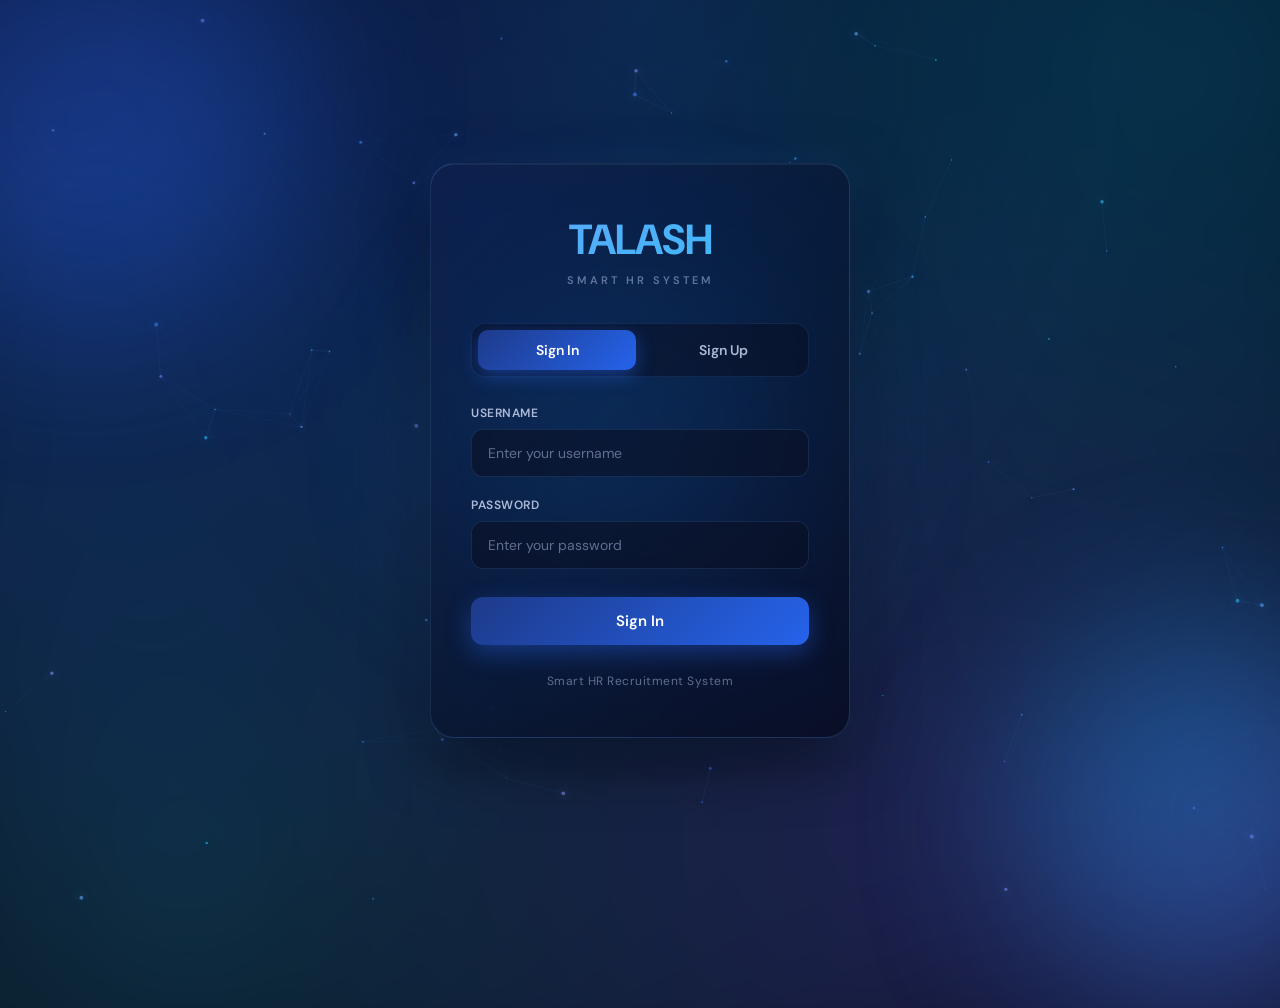
<file: login.html>
<!DOCTYPE html>
<html lang="en">
<head>
<meta charset="UTF-8">
<meta name="viewport" content="width=device-width, initial-scale=1.0">
<title>Login — TALASH</title>
<link rel="preconnect" href="https://fonts.googleapis.com">
<link href="https://fonts.googleapis.com/css2?family=DM+Sans:wght@300;400;500;600;700&display=swap" rel="stylesheet">
<style>
:root{
  --bg-primary:#03060f;
  --bg-secondary:#0a1024;
  --accent-1:#1e3a8a;
  --accent-2:#2563eb;
  --accent-3:#0ea5e9;
  --accent-4:#38bdf8;
  --text-primary:#f1f5fb;
  --text-secondary:rgba(220,230,255,0.78);
  --text-muted:rgba(180,200,235,0.5);
  --error:#f87171;
  --success:#22d3ee;
}
*{margin:0;padding:0;box-sizing:border-box}
html,body{height:100%}
body{
  font-family:'DM Sans',-apple-system,BlinkMacSystemFont,'Segoe UI',sans-serif;
  background:radial-gradient(ellipse at top,#0a1733 0%,#03060f 60%) fixed,#03060f;
  color:var(--text-primary);
  min-height:100vh;display:flex;align-items:center;justify-content:center;
  position:relative;overflow:hidden;
}

/* live aurora layer */
body::before{
  content:'';position:fixed;inset:-20%;
  background:
    radial-gradient(circle at 20% 30%,rgba(37,99,235,.35) 0%,transparent 45%),
    radial-gradient(circle at 80% 20%,rgba(14,165,233,.28) 0%,transparent 45%),
    radial-gradient(circle at 70% 80%,rgba(99,102,241,.30) 0%,transparent 45%),
    radial-gradient(circle at 25% 85%,rgba(56,189,248,.22) 0%,transparent 45%);
  filter:blur(40px);
  animation:aurora 20s ease-in-out infinite alternate;
  z-index:0;
}
@keyframes aurora{
  0%{transform:translate3d(0,0,0) scale(1)}
  50%{transform:translate3d(2%,-2%,0) scale(1.1)}
  100%{transform:translate3d(-2%,3%,0) scale(1.05)}
}

#bgCanvas{position:fixed;inset:0;z-index:0;pointer-events:none;opacity:.6}

.orb{position:absolute;border-radius:50%;filter:blur(90px);opacity:.45;z-index:0;animation:floatOrb 14s ease-in-out infinite alternate}
.orb1{width:420px;height:420px;background:linear-gradient(135deg,#1e3a8a,#2563eb);top:-12%;left:-10%}
.orb2{width:380px;height:380px;background:linear-gradient(135deg,#0ea5e9,#6366f1);bottom:-12%;right:-10%;animation-delay:-5s}
.orb3{width:320px;height:320px;background:linear-gradient(135deg,#38bdf8,#1e3a8a);top:50%;left:50%;transform:translate(-50%,-50%);animation-delay:-9s}
@keyframes floatOrb{
  from{transform:translate(0,0) scale(1)}
  to{transform:translate(40px,-30px) scale(1.08)}
}

.login-container{position:relative;z-index:2;width:100%;max-width:460px;padding:20px;
  animation:rise .8s cubic-bezier(.22,1,.36,1) both}
@keyframes rise{from{opacity:0;transform:translateY(24px)}to{opacity:1;transform:translateY(0)}}

.glass-card{
  background:linear-gradient(135deg,rgba(20,32,70,.55),rgba(3,6,15,.65));
  -webkit-backdrop-filter:blur(24px) saturate(140%);
  backdrop-filter:blur(24px) saturate(140%);
  border:1px solid rgba(96,165,250,.18);
  border-radius:24px;padding:48px 40px;
  box-shadow:0 20px 60px rgba(0,0,0,.55),0 0 40px rgba(59,130,246,.18),inset 0 1px 0 rgba(255,255,255,.06);
  position:relative;overflow:hidden;
}
.glass-card::before{
  content:'';position:absolute;inset:-1px;border-radius:24px;padding:1px;
  background:linear-gradient(135deg,rgba(96,165,250,.45),transparent 40%,transparent 60%,rgba(56,189,248,.45));
  -webkit-mask:linear-gradient(#000 0 0) content-box,linear-gradient(#000 0 0);
  -webkit-mask-composite:xor;mask-composite:exclude;
  pointer-events:none;opacity:.6;
}

.logo-section{text-align:center;margin-bottom:36px}
.logo{
  font-size:42px;font-weight:700;letter-spacing:-1px;
  background:linear-gradient(135deg,#60a5fa,#38bdf8 50%,#818cf8);
  background-size:200% 200%;
  -webkit-background-clip:text;background-clip:text;-webkit-text-fill-color:transparent;
  animation:shimmer 5s ease-in-out infinite;
}
@keyframes shimmer{0%,100%{background-position:0 50%}50%{background-position:100% 50%}}
.logo-subtitle{font-size:11px;color:var(--text-muted);text-transform:uppercase;letter-spacing:3px;margin-top:6px;font-weight:600}

.tabs{display:flex;gap:8px;margin-bottom:28px;background:rgba(10,16,36,.55);padding:6px;border-radius:14px;border:1px solid rgba(96,165,250,.12)}
.tab{
  flex:1;padding:11px;background:transparent;border:none;color:var(--text-secondary);
  font-family:inherit;font-size:14px;font-weight:600;cursor:pointer;border-radius:10px;
  transition:all .35s cubic-bezier(.22,1,.36,1);
}
.tab:hover{color:var(--text-primary)}
.tab.active{
  background:linear-gradient(135deg,#1e3a8a,#2563eb);
  color:#fff;box-shadow:0 6px 18px rgba(37,99,235,.45);
}

.form-section{display:none;animation:fadeIn .4s ease}
.form-section.active{display:block}
@keyframes fadeIn{from{opacity:0;transform:translateY(8px)}to{opacity:1;transform:translateY(0)}}

.input-group{margin-bottom:20px}
.input-label{display:block;font-size:12px;font-weight:600;color:var(--text-secondary);margin-bottom:8px;text-transform:uppercase;letter-spacing:.5px}
.input-field{
  width:100%;padding:14px 16px;background:rgba(10,16,36,.6);
  border:1px solid rgba(96,165,250,.15);border-radius:12px;
  color:var(--text-primary);font-size:14px;font-family:inherit;
  transition:all .3s ease;
}
.input-field::placeholder{color:var(--text-muted)}
.input-field:focus{
  outline:none;border-color:#3b82f6;
  background:rgba(10,16,36,.85);
  box-shadow:0 0 0 4px rgba(59,130,246,.18),0 0 24px rgba(59,130,246,.25);
}

.btn-submit{
  width:100%;padding:14px;margin-top:8px;
  background:linear-gradient(135deg,#1e3a8a 0%,#2563eb 50%,#38bdf8 100%);
  background-size:200% 200%;
  border:none;border-radius:12px;color:#fff;
  font-family:inherit;font-size:15px;font-weight:600;cursor:pointer;
  transition:all .35s cubic-bezier(.22,1,.36,1);
  box-shadow:0 8px 24px rgba(37,99,235,.4);
  position:relative;overflow:hidden;
}
.btn-submit::before{
  content:'';position:absolute;top:0;left:-100%;width:100%;height:100%;
  background:linear-gradient(90deg,transparent,rgba(255,255,255,.22),transparent);
  transition:left .6s ease;
}
.btn-submit:hover{transform:translateY(-2px);background-position:100% 0;box-shadow:0 12px 32px rgba(37,99,235,.55),0 0 28px rgba(56,189,248,.4)}
.btn-submit:hover::before{left:100%}
.btn-submit:active{transform:translateY(0)}
.btn-submit:disabled{opacity:.6;cursor:not-allowed;transform:none}

.loading{display:inline-block;width:16px;height:16px;border:2px solid rgba(255,255,255,.3);border-top-color:#fff;border-radius:50%;animation:spin .8s linear infinite}
@keyframes spin{to{transform:rotate(360deg)}}

.alert{display:none;padding:12px 14px;margin-bottom:16px;border-radius:10px;font-size:13px;font-weight:500;animation:fadeIn .3s ease}
.alert.error{background:rgba(248,113,113,.12);border:1px solid rgba(248,113,113,.35);color:#fca5a5}
.alert.success{background:rgba(34,211,238,.12);border:1px solid rgba(34,211,238,.35);color:#67e8f9}

.footer-text{text-align:center;margin-top:28px;font-size:12px;color:var(--text-muted);letter-spacing:.5px}
</style>
</head>
<body>

<canvas id="bgCanvas"></canvas>
<div class="orb orb1"></div>
<div class="orb orb2"></div>
<div class="orb orb3"></div>

<div class="login-container">
  <div class="glass-card">
    <div class="logo-section">
      <div class="logo">TALASH</div>
      <div class="logo-subtitle">Smart HR System</div>
    </div>

    <div class="tabs">
      <button class="tab active" onclick="switchTab('login')">Sign In</button>
      <button class="tab" onclick="switchTab('signup')">Sign Up</button>
    </div>

    <div id="alertBox" class="alert"></div>

    <div id="loginForm" class="form-section active">
      <div class="input-group">
        <label class="input-label">Username</label>
        <input type="text" class="input-field" id="loginUsername" placeholder="Enter your username" autocomplete="username">
      </div>
      <div class="input-group">
        <label class="input-label">Password</label>
        <input type="password" class="input-field" id="loginPassword" placeholder="Enter your password" autocomplete="current-password">
      </div>
      <button class="btn-submit" onclick="handleLogin()" id="loginBtn">Sign In</button>
    </div>

    <div id="signupForm" class="form-section">
      <div class="input-group">
        <label class="input-label">Username</label>
        <input type="text" class="input-field" id="signupUsername" placeholder="Choose a username" autocomplete="username">
      </div>
      <div class="input-group">
        <label class="input-label">Display Name</label>
        <input type="text" class="input-field" id="signupDisplay" placeholder="Your full name">
      </div>
      <div class="input-group">
        <label class="input-label">Password</label>
        <input type="password" class="input-field" id="signupPassword" placeholder="Create a password (min 6 chars)" autocomplete="new-password">
      </div>
      <button class="btn-submit" onclick="handleSignup()" id="signupBtn">Create Account</button>
    </div>

    <div class="footer-text">Smart HR Recruitment System</div>
  </div>
</div>

<script>
/* live particle background */
(function(){
  const c=document.getElementById('bgCanvas'),x=c.getContext('2d');
  let w,h,P=[];const N=70,COL=['#3b82f6','#60a5fa','#38bdf8','#818cf8'];
  function rs(){w=c.width=innerWidth*devicePixelRatio;h=c.height=innerHeight*devicePixelRatio;c.style.width=innerWidth+'px';c.style.height=innerHeight+'px';}
  rs();addEventListener('resize',rs);
  for(let i=0;i<N;i++)P.push({x:Math.random()*w,y:Math.random()*h,vx:(Math.random()-.5)*.4*devicePixelRatio,vy:(Math.random()-.5)*.4*devicePixelRatio,r:(Math.random()*1.6+.4)*devicePixelRatio,c:COL[i%COL.length]});
  (function loop(){
    x.clearRect(0,0,w,h);
    for(let i=0;i<P.length;i++){
      for(let j=i+1;j<P.length;j++){
        const a=P[i],b=P[j],dx=a.x-b.x,dy=a.y-b.y,d=Math.hypot(dx,dy);
        if(d<140*devicePixelRatio){x.strokeStyle=`rgba(96,165,250,${(1-d/(140*devicePixelRatio))*.18})`;x.lineWidth=1;x.beginPath();x.moveTo(a.x,a.y);x.lineTo(b.x,b.y);x.stroke();}
      }
    }
    P.forEach(p=>{p.x+=p.vx;p.y+=p.vy;if(p.x<0)p.x=w;if(p.x>w)p.x=0;if(p.y<0)p.y=h;if(p.y>h)p.y=0;x.beginPath();x.fillStyle=p.c;x.shadowColor=p.c;x.shadowBlur=12;x.arc(p.x,p.y,p.r,0,Math.PI*2);x.fill();});
    x.shadowBlur=0;requestAnimationFrame(loop);
  })();
})();

function switchTab(tab){
  document.querySelectorAll('.tab').forEach(t=>t.classList.remove('active'));
  document.querySelectorAll('.form-section').forEach(f=>f.classList.remove('active'));
  if(tab==='login'){document.querySelectorAll('.tab')[0].classList.add('active');document.getElementById('loginForm').classList.add('active');}
  else{document.querySelectorAll('.tab')[1].classList.add('active');document.getElementById('signupForm').classList.add('active');}
  hideAlert();
}
function showAlert(msg,type='error'){const b=document.getElementById('alertBox');b.textContent=msg;b.className=`alert ${type}`;b.style.display='block';}
function hideAlert(){document.getElementById('alertBox').style.display='none';}

async function handleLogin(){
  const u=document.getElementById('loginUsername').value.trim(),p=document.getElementById('loginPassword').value;
  if(!u||!p){showAlert('Please enter username and password');return;}
  const b=document.getElementById('loginBtn');b.disabled=true;b.innerHTML='<span class="loading"></span>';
  try{
    const r=await fetch('/api/login',{method:'POST',headers:{'Content-Type':'application/json'},body:JSON.stringify({username:u,password:p})});
    const d=await r.json();
    if(r.ok){showAlert('Login successful! Redirecting...','success');setTimeout(()=>location.href='/',900);}
    else{showAlert(d.error||'Login failed');b.disabled=false;b.textContent='Sign In';}
  }catch(e){showAlert('Connection error. Please try again.');b.disabled=false;b.textContent='Sign In';}
}
async function handleSignup(){
  const u=document.getElementById('signupUsername').value.trim(),dn=document.getElementById('signupDisplay').value.trim(),p=document.getElementById('signupPassword').value;
  if(!u||!p){showAlert('Please fill in all fields');return;}
  const b=document.getElementById('signupBtn');b.disabled=true;b.innerHTML='<span class="loading"></span>';
  try{
    const r=await fetch('/api/signup',{method:'POST',headers:{'Content-Type':'application/json'},body:JSON.stringify({username:u,password:p,display:dn})});
    const d=await r.json();
    if(r.ok){showAlert('Account created! Redirecting...','success');setTimeout(()=>location.href='/',900);}
    else{showAlert(d.error||'Signup failed');b.disabled=false;b.textContent='Create Account';}
  }catch(e){showAlert('Connection error. Please try again.');b.disabled=false;b.textContent='Create Account';}
}
document.getElementById('loginPassword').addEventListener('keyup',e=>{if(e.key==='Enter')handleLogin();});
document.getElementById('signupPassword').addEventListener('keyup',e=>{if(e.key==='Enter')handleSignup();});
</script>
</body>
</html>
</file>
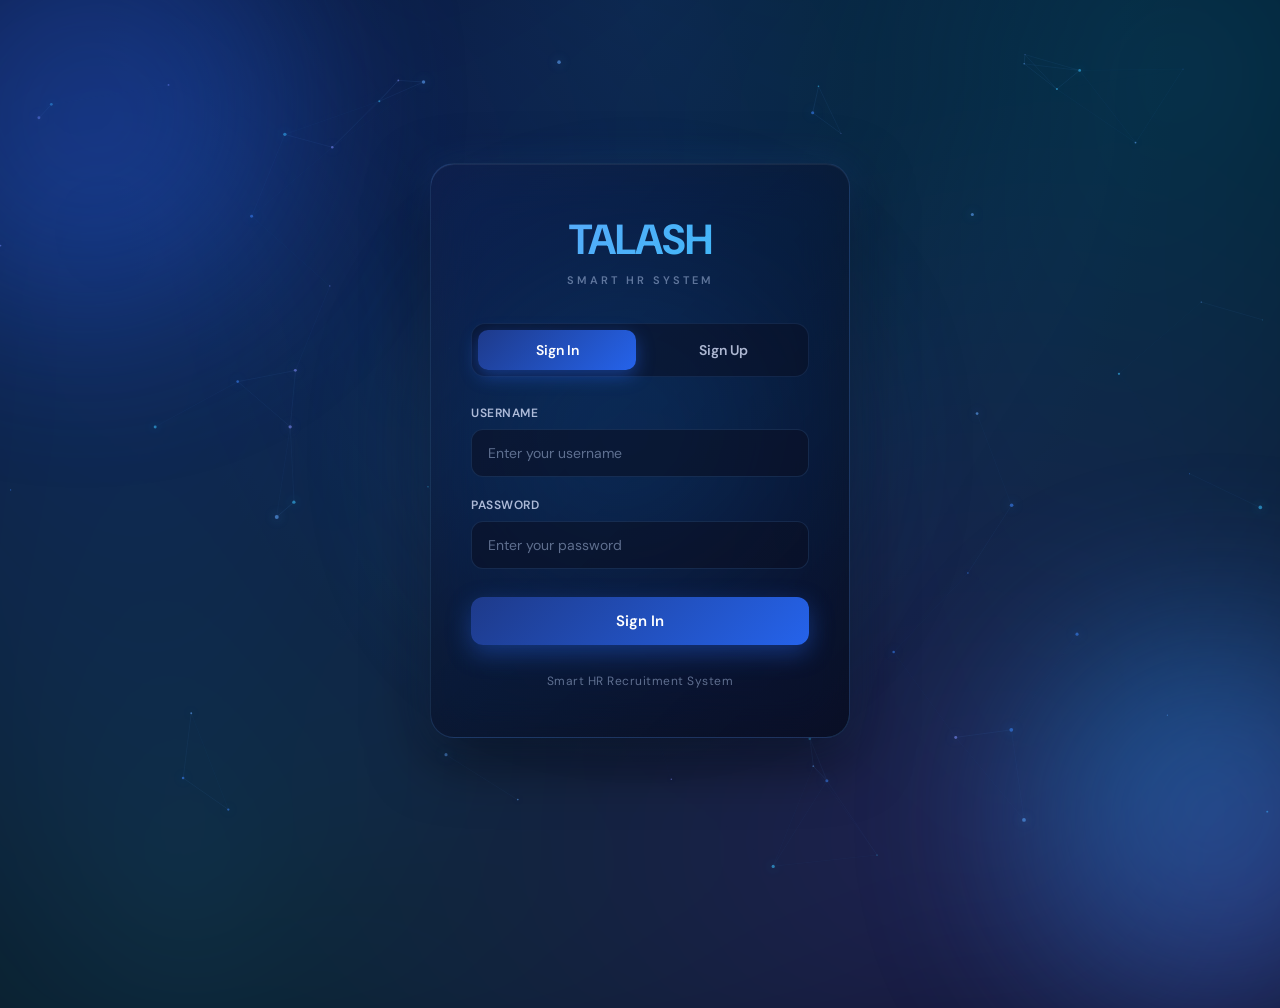
<file: templates/login.html>
<!DOCTYPE html>
<html lang="en">
<head>
<meta charset="UTF-8">
<meta name="viewport" content="width=device-width, initial-scale=1.0">
<title>Login — TALASH</title>
<link rel="preconnect" href="https://fonts.googleapis.com">
<link href="https://fonts.googleapis.com/css2?family=DM+Sans:wght@300;400;500;600;700&display=swap" rel="stylesheet">
<style>
:root{
  --bg-primary:#03060f;
  --bg-secondary:#0a1024;
  --accent-1:#1e3a8a;
  --accent-2:#2563eb;
  --accent-3:#0ea5e9;
  --accent-4:#38bdf8;
  --text-primary:#f1f5fb;
  --text-secondary:rgba(220,230,255,0.78);
  --text-muted:rgba(180,200,235,0.5);
  --error:#f87171;
  --success:#22d3ee;
}
*{margin:0;padding:0;box-sizing:border-box}
html,body{height:100%}
body{
  font-family:'DM Sans',-apple-system,BlinkMacSystemFont,'Segoe UI',sans-serif;
  background:radial-gradient(ellipse at top,#0a1733 0%,#03060f 60%) fixed,#03060f;
  color:var(--text-primary);
  min-height:100vh;display:flex;align-items:center;justify-content:center;
  position:relative;overflow:hidden;
}

/* live aurora layer */
body::before{
  content:'';position:fixed;inset:-20%;
  background:
    radial-gradient(circle at 20% 30%,rgba(37,99,235,.35) 0%,transparent 45%),
    radial-gradient(circle at 80% 20%,rgba(14,165,233,.28) 0%,transparent 45%),
    radial-gradient(circle at 70% 80%,rgba(99,102,241,.30) 0%,transparent 45%),
    radial-gradient(circle at 25% 85%,rgba(56,189,248,.22) 0%,transparent 45%);
  filter:blur(40px);
  animation:aurora 20s ease-in-out infinite alternate;
  z-index:0;
}
@keyframes aurora{
  0%{transform:translate3d(0,0,0) scale(1)}
  50%{transform:translate3d(2%,-2%,0) scale(1.1)}
  100%{transform:translate3d(-2%,3%,0) scale(1.05)}
}

#bgCanvas{position:fixed;inset:0;z-index:0;pointer-events:none;opacity:.6}

.orb{position:absolute;border-radius:50%;filter:blur(90px);opacity:.45;z-index:0;animation:floatOrb 14s ease-in-out infinite alternate}
.orb1{width:420px;height:420px;background:linear-gradient(135deg,#1e3a8a,#2563eb);top:-12%;left:-10%}
.orb2{width:380px;height:380px;background:linear-gradient(135deg,#0ea5e9,#6366f1);bottom:-12%;right:-10%;animation-delay:-5s}
.orb3{width:320px;height:320px;background:linear-gradient(135deg,#38bdf8,#1e3a8a);top:50%;left:50%;transform:translate(-50%,-50%);animation-delay:-9s}
@keyframes floatOrb{
  from{transform:translate(0,0) scale(1)}
  to{transform:translate(40px,-30px) scale(1.08)}
}

.login-container{position:relative;z-index:2;width:100%;max-width:460px;padding:20px;
  animation:rise .8s cubic-bezier(.22,1,.36,1) both}
@keyframes rise{from{opacity:0;transform:translateY(24px)}to{opacity:1;transform:translateY(0)}}

.glass-card{
  background:linear-gradient(135deg,rgba(20,32,70,.55),rgba(3,6,15,.65));
  -webkit-backdrop-filter:blur(24px) saturate(140%);
  backdrop-filter:blur(24px) saturate(140%);
  border:1px solid rgba(96,165,250,.18);
  border-radius:24px;padding:48px 40px;
  box-shadow:0 20px 60px rgba(0,0,0,.55),0 0 40px rgba(59,130,246,.18),inset 0 1px 0 rgba(255,255,255,.06);
  position:relative;overflow:hidden;
}
.glass-card::before{
  content:'';position:absolute;inset:-1px;border-radius:24px;padding:1px;
  background:linear-gradient(135deg,rgba(96,165,250,.45),transparent 40%,transparent 60%,rgba(56,189,248,.45));
  -webkit-mask:linear-gradient(#000 0 0) content-box,linear-gradient(#000 0 0);
  -webkit-mask-composite:xor;mask-composite:exclude;
  pointer-events:none;opacity:.6;
}

.logo-section{text-align:center;margin-bottom:36px}
.logo{
  font-size:42px;font-weight:700;letter-spacing:-1px;
  background:linear-gradient(135deg,#60a5fa,#38bdf8 50%,#818cf8);
  background-size:200% 200%;
  -webkit-background-clip:text;background-clip:text;-webkit-text-fill-color:transparent;
  animation:shimmer 5s ease-in-out infinite;
}
@keyframes shimmer{0%,100%{background-position:0 50%}50%{background-position:100% 50%}}
.logo-subtitle{font-size:11px;color:var(--text-muted);text-transform:uppercase;letter-spacing:3px;margin-top:6px;font-weight:600}

.tabs{display:flex;gap:8px;margin-bottom:28px;background:rgba(10,16,36,.55);padding:6px;border-radius:14px;border:1px solid rgba(96,165,250,.12)}
.tab{
  flex:1;padding:11px;background:transparent;border:none;color:var(--text-secondary);
  font-family:inherit;font-size:14px;font-weight:600;cursor:pointer;border-radius:10px;
  transition:all .35s cubic-bezier(.22,1,.36,1);
}
.tab:hover{color:var(--text-primary)}
.tab.active{
  background:linear-gradient(135deg,#1e3a8a,#2563eb);
  color:#fff;box-shadow:0 6px 18px rgba(37,99,235,.45);
}

.form-section{display:none;animation:fadeIn .4s ease}
.form-section.active{display:block}
@keyframes fadeIn{from{opacity:0;transform:translateY(8px)}to{opacity:1;transform:translateY(0)}}

.input-group{margin-bottom:20px}
.input-label{display:block;font-size:12px;font-weight:600;color:var(--text-secondary);margin-bottom:8px;text-transform:uppercase;letter-spacing:.5px}
.input-field{
  width:100%;padding:14px 16px;background:rgba(10,16,36,.6);
  border:1px solid rgba(96,165,250,.15);border-radius:12px;
  color:var(--text-primary);font-size:14px;font-family:inherit;
  transition:all .3s ease;
}
.input-field::placeholder{color:var(--text-muted)}
.input-field:focus{
  outline:none;border-color:#3b82f6;
  background:rgba(10,16,36,.85);
  box-shadow:0 0 0 4px rgba(59,130,246,.18),0 0 24px rgba(59,130,246,.25);
}

.btn-submit{
  width:100%;padding:14px;margin-top:8px;
  background:linear-gradient(135deg,#1e3a8a 0%,#2563eb 50%,#38bdf8 100%);
  background-size:200% 200%;
  border:none;border-radius:12px;color:#fff;
  font-family:inherit;font-size:15px;font-weight:600;cursor:pointer;
  transition:all .35s cubic-bezier(.22,1,.36,1);
  box-shadow:0 8px 24px rgba(37,99,235,.4);
  position:relative;overflow:hidden;
}
.btn-submit::before{
  content:'';position:absolute;top:0;left:-100%;width:100%;height:100%;
  background:linear-gradient(90deg,transparent,rgba(255,255,255,.22),transparent);
  transition:left .6s ease;
}
.btn-submit:hover{transform:translateY(-2px);background-position:100% 0;box-shadow:0 12px 32px rgba(37,99,235,.55),0 0 28px rgba(56,189,248,.4)}
.btn-submit:hover::before{left:100%}
.btn-submit:active{transform:translateY(0)}
.btn-submit:disabled{opacity:.6;cursor:not-allowed;transform:none}

.loading{display:inline-block;width:16px;height:16px;border:2px solid rgba(255,255,255,.3);border-top-color:#fff;border-radius:50%;animation:spin .8s linear infinite}
@keyframes spin{to{transform:rotate(360deg)}}

.alert{display:none;padding:12px 14px;margin-bottom:16px;border-radius:10px;font-size:13px;font-weight:500;animation:fadeIn .3s ease}
.alert.error{background:rgba(248,113,113,.12);border:1px solid rgba(248,113,113,.35);color:#fca5a5}
.alert.success{background:rgba(34,211,238,.12);border:1px solid rgba(34,211,238,.35);color:#67e8f9}

.footer-text{text-align:center;margin-top:28px;font-size:12px;color:var(--text-muted);letter-spacing:.5px}
</style>
</head>
<body>

<canvas id="bgCanvas"></canvas>
<div class="orb orb1"></div>
<div class="orb orb2"></div>
<div class="orb orb3"></div>

<div class="login-container">
  <div class="glass-card">
    <div class="logo-section">
      <div class="logo">TALASH</div>
      <div class="logo-subtitle">Smart HR System</div>
    </div>

    <div class="tabs">
      <button class="tab active" onclick="switchTab('login')">Sign In</button>
      <button class="tab" onclick="switchTab('signup')">Sign Up</button>
    </div>

    <div id="alertBox" class="alert"></div>

    <div id="loginForm" class="form-section active">
      <div class="input-group">
        <label class="input-label">Username</label>
        <input type="text" class="input-field" id="loginUsername" placeholder="Enter your username" autocomplete="username">
      </div>
      <div class="input-group">
        <label class="input-label">Password</label>
        <input type="password" class="input-field" id="loginPassword" placeholder="Enter your password" autocomplete="current-password">
      </div>
      <button class="btn-submit" onclick="handleLogin()" id="loginBtn">Sign In</button>
    </div>

    <div id="signupForm" class="form-section">
      <div class="input-group">
        <label class="input-label">Username</label>
        <input type="text" class="input-field" id="signupUsername" placeholder="Choose a username" autocomplete="username">
      </div>
      <div class="input-group">
        <label class="input-label">Display Name</label>
        <input type="text" class="input-field" id="signupDisplay" placeholder="Your full name">
      </div>
      <div class="input-group">
        <label class="input-label">Password</label>
        <input type="password" class="input-field" id="signupPassword" placeholder="Create a password (min 6 chars)" autocomplete="new-password">
      </div>
      <button class="btn-submit" onclick="handleSignup()" id="signupBtn">Create Account</button>
    </div>

    <div class="footer-text">Smart HR Recruitment System</div>
  </div>
</div>

<script>
/* live particle background */
(function(){
  const c=document.getElementById('bgCanvas'),x=c.getContext('2d');
  let w,h,P=[];const N=70,COL=['#3b82f6','#60a5fa','#38bdf8','#818cf8'];
  function rs(){w=c.width=innerWidth*devicePixelRatio;h=c.height=innerHeight*devicePixelRatio;c.style.width=innerWidth+'px';c.style.height=innerHeight+'px';}
  rs();addEventListener('resize',rs);
  for(let i=0;i<N;i++)P.push({x:Math.random()*w,y:Math.random()*h,vx:(Math.random()-.5)*.4*devicePixelRatio,vy:(Math.random()-.5)*.4*devicePixelRatio,r:(Math.random()*1.6+.4)*devicePixelRatio,c:COL[i%COL.length]});
  (function loop(){
    x.clearRect(0,0,w,h);
    for(let i=0;i<P.length;i++){
      for(let j=i+1;j<P.length;j++){
        const a=P[i],b=P[j],dx=a.x-b.x,dy=a.y-b.y,d=Math.hypot(dx,dy);
        if(d<140*devicePixelRatio){x.strokeStyle=`rgba(96,165,250,${(1-d/(140*devicePixelRatio))*.18})`;x.lineWidth=1;x.beginPath();x.moveTo(a.x,a.y);x.lineTo(b.x,b.y);x.stroke();}
      }
    }
    P.forEach(p=>{p.x+=p.vx;p.y+=p.vy;if(p.x<0)p.x=w;if(p.x>w)p.x=0;if(p.y<0)p.y=h;if(p.y>h)p.y=0;x.beginPath();x.fillStyle=p.c;x.shadowColor=p.c;x.shadowBlur=12;x.arc(p.x,p.y,p.r,0,Math.PI*2);x.fill();});
    x.shadowBlur=0;requestAnimationFrame(loop);
  })();
})();

function switchTab(tab){
  document.querySelectorAll('.tab').forEach(t=>t.classList.remove('active'));
  document.querySelectorAll('.form-section').forEach(f=>f.classList.remove('active'));
  if(tab==='login'){document.querySelectorAll('.tab')[0].classList.add('active');document.getElementById('loginForm').classList.add('active');}
  else{document.querySelectorAll('.tab')[1].classList.add('active');document.getElementById('signupForm').classList.add('active');}
  hideAlert();
}
function showAlert(msg,type='error'){const b=document.getElementById('alertBox');b.textContent=msg;b.className=`alert ${type}`;b.style.display='block';}
function hideAlert(){document.getElementById('alertBox').style.display='none';}

async function handleLogin(){
  const u=document.getElementById('loginUsername').value.trim(),p=document.getElementById('loginPassword').value;
  if(!u||!p){showAlert('Please enter username and password');return;}
  const b=document.getElementById('loginBtn');b.disabled=true;b.innerHTML='<span class="loading"></span>';
  try{
    const r=await fetch('/api/login',{method:'POST',headers:{'Content-Type':'application/json'},body:JSON.stringify({username:u,password:p})});
    const d=await r.json();
    if(r.ok){showAlert('Login successful! Redirecting...','success');setTimeout(()=>location.href='/',900);}
    else{showAlert(d.error||'Login failed');b.disabled=false;b.textContent='Sign In';}
  }catch(e){showAlert('Connection error. Please try again.');b.disabled=false;b.textContent='Sign In';}
}
async function handleSignup(){
  const u=document.getElementById('signupUsername').value.trim(),dn=document.getElementById('signupDisplay').value.trim(),p=document.getElementById('signupPassword').value;
  if(!u||!p){showAlert('Please fill in all fields');return;}
  const b=document.getElementById('signupBtn');b.disabled=true;b.innerHTML='<span class="loading"></span>';
  try{
    const r=await fetch('/api/signup',{method:'POST',headers:{'Content-Type':'application/json'},body:JSON.stringify({username:u,password:p,display:dn})});
    const d=await r.json();
    if(r.ok){showAlert('Account created! Redirecting...','success');setTimeout(()=>location.href='/',900);}
    else{showAlert(d.error||'Signup failed');b.disabled=false;b.textContent='Create Account';}
  }catch(e){showAlert('Connection error. Please try again.');b.disabled=false;b.textContent='Create Account';}
}
document.getElementById('loginPassword').addEventListener('keyup',e=>{if(e.key==='Enter')handleLogin();});
document.getElementById('signupPassword').addEventListener('keyup',e=>{if(e.key==='Enter')handleSignup();});
</script>
</body>
</html>
</file>
